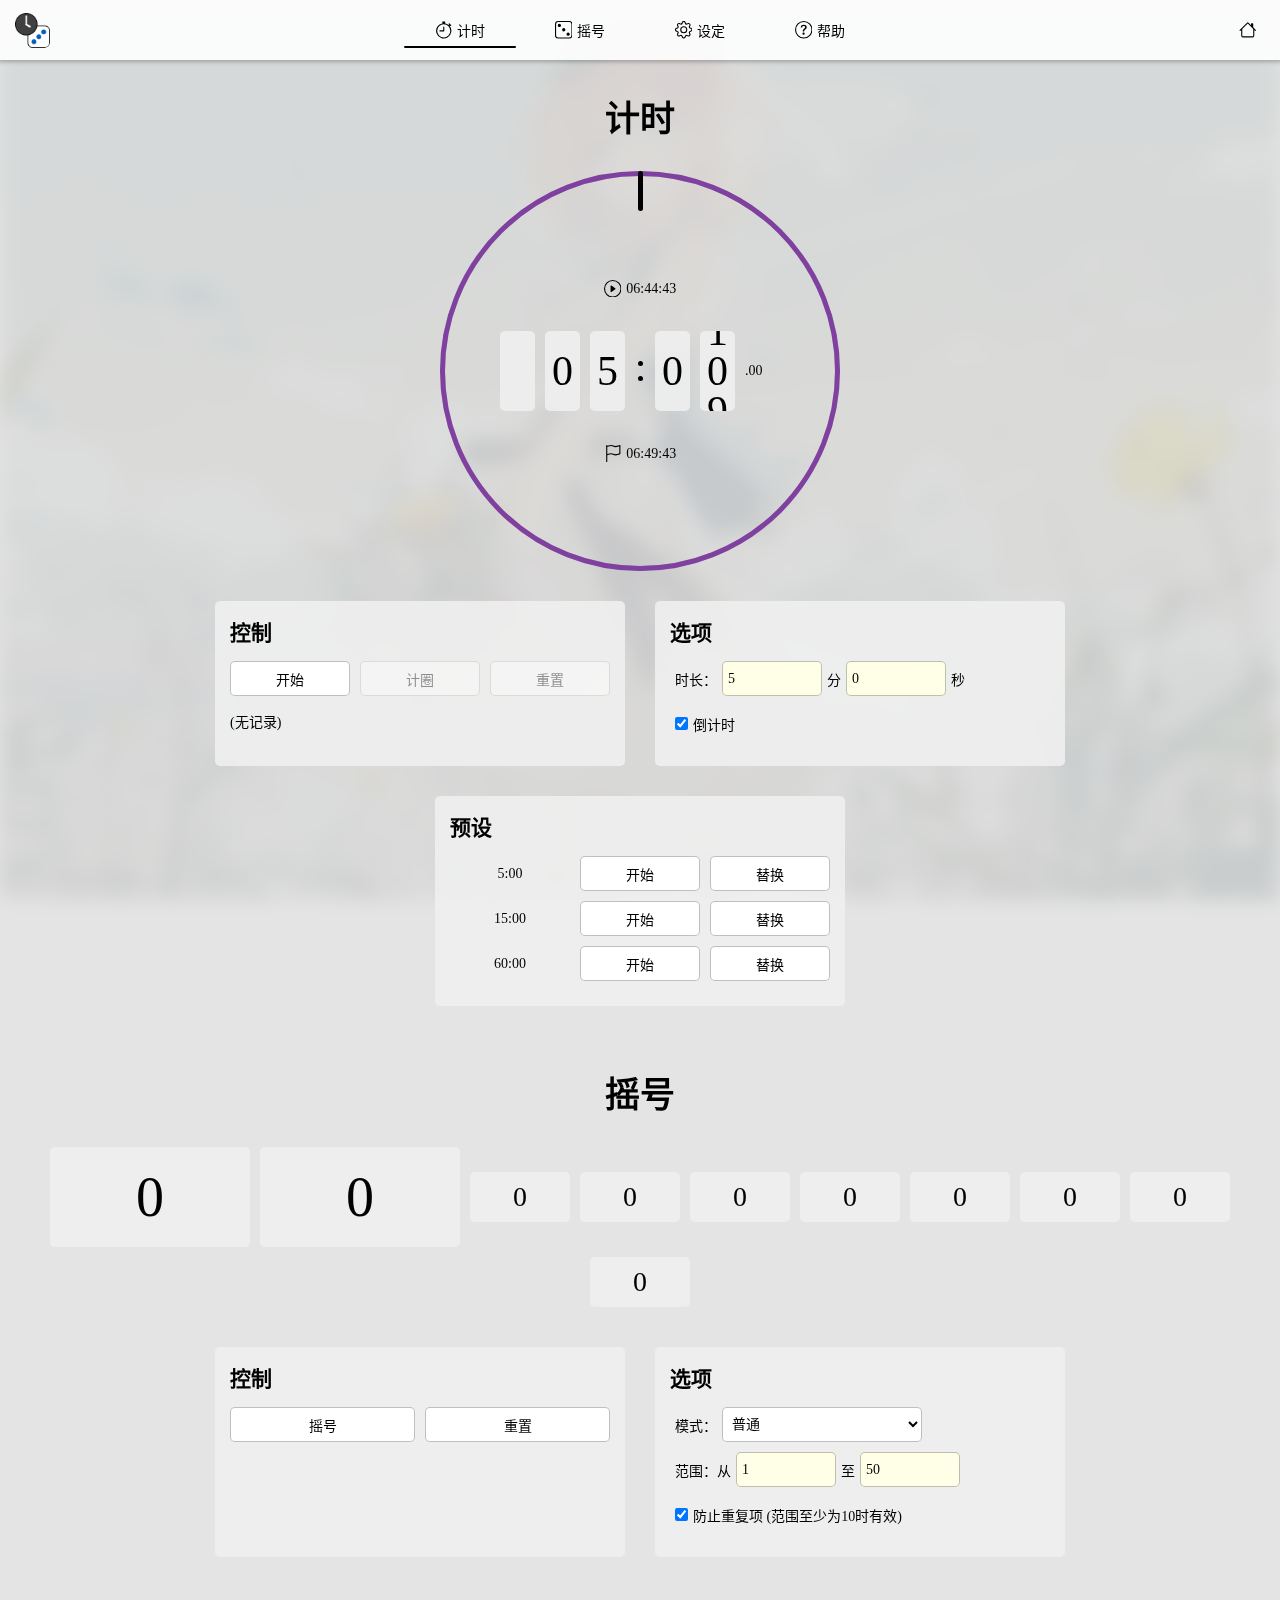
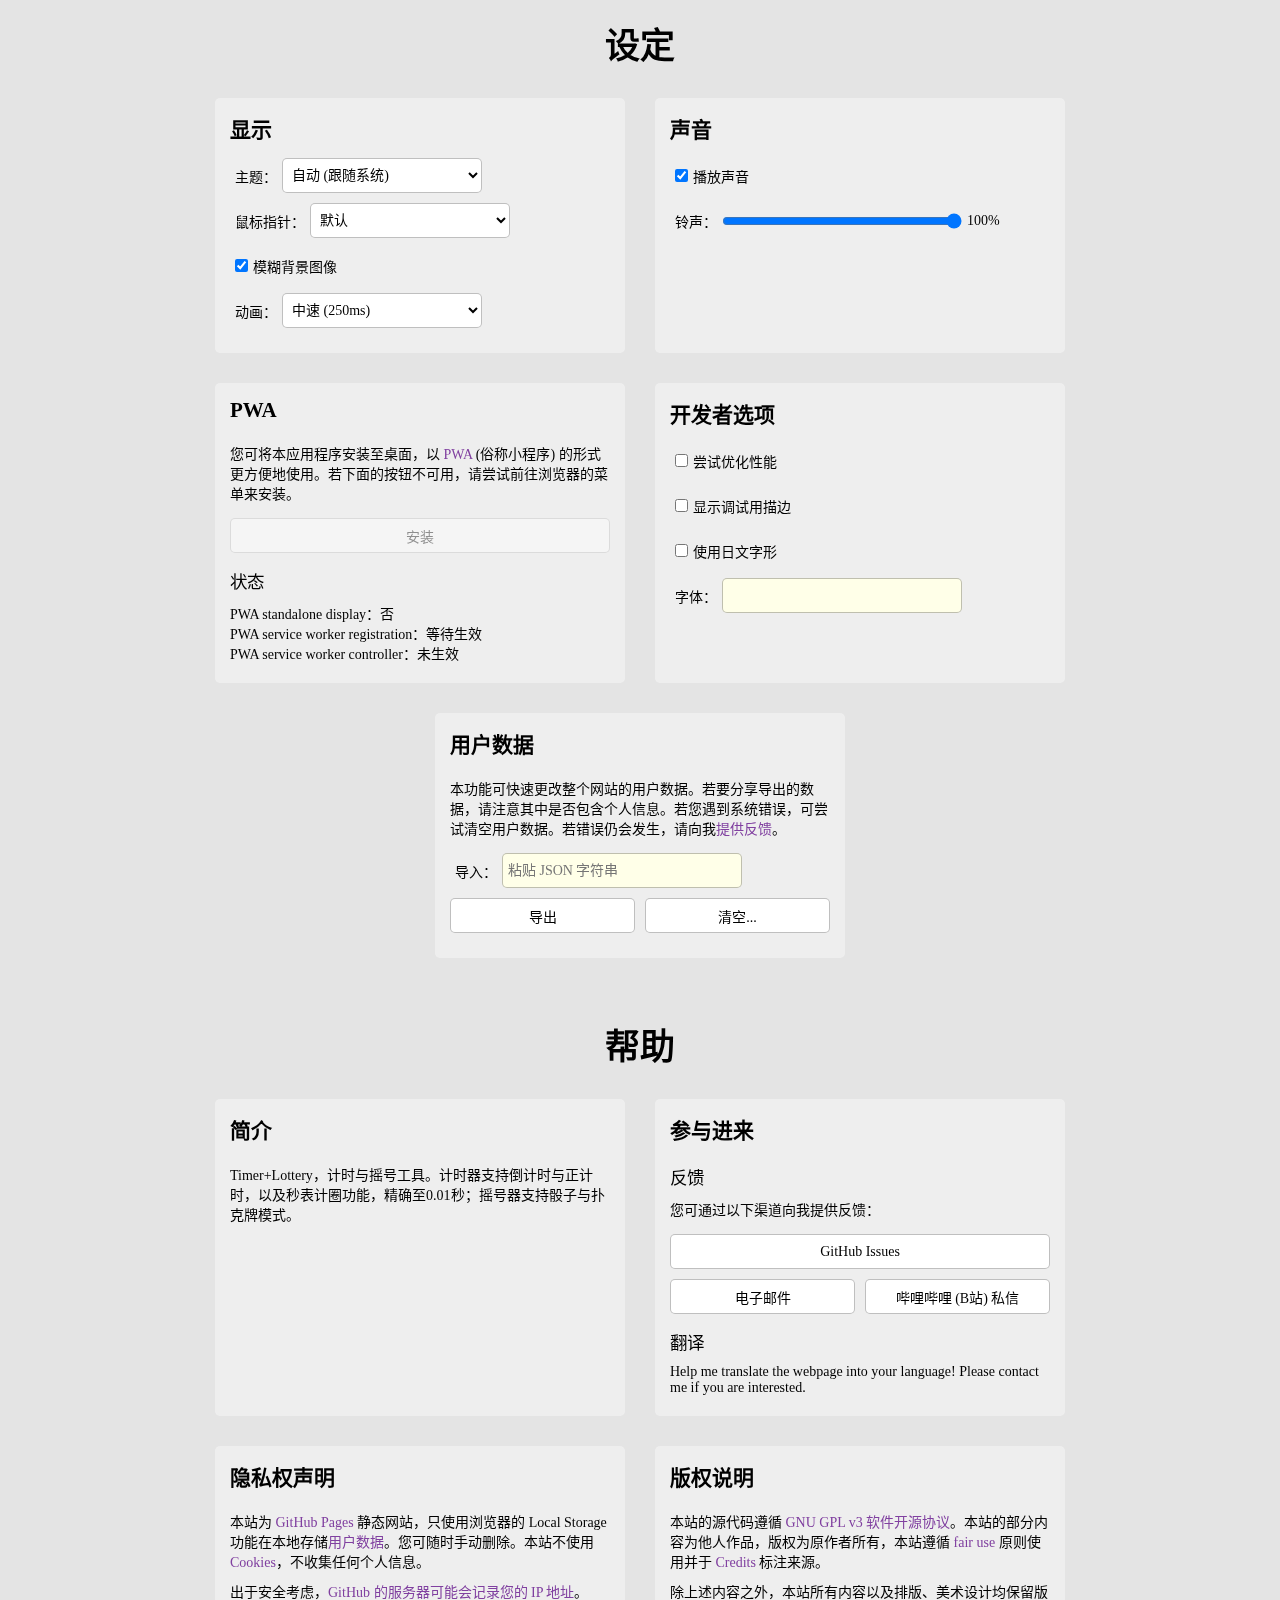
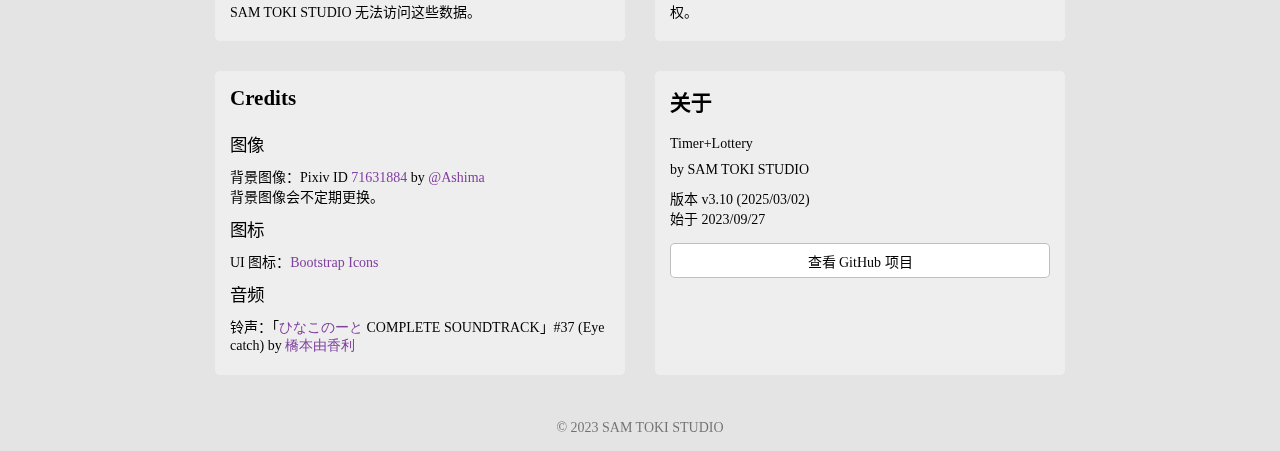
<file: PROJECT/Timer+Lottery/index.html>
<!DOCTYPE html>

<!-- For SamToki.github.io/Timer+Lottery -->
<!-- Released under GNU GPL v3 open source license. -->
<!-- © 2023 SAM TOKI STUDIO -->

<html id="Html" lang="zh-CN">
	<head>
		<meta charset="UTF-8" />
		<link rel="icon" type="image/png" href="images/Icon.png" />
		<title>Timer+Lottery</title>
		<meta name="author" content="SAM TOKI STUDIO" />
		<meta name="version" content="v3.10 (2025/03/02). Since 2023/09/27." />
		<meta name="description" content="计时与摇号工具。计时器支持倒计时与正计时，以及秒表计圈功能，精确至0.01秒；摇号器支持骰子与扑克牌模式。" />
		<meta name="copyright" content="© 2023 SAM TOKI STUDIO" />

		<meta name="theme-color" media="(prefers-color-scheme: light)" content="#FFFFFF">
		<meta name="theme-color" media="(prefers-color-scheme: dark)" content="#303030">
		<meta name="viewport" content="width=device-width, initial-scale=1, interactive-widget=resizes-content" />
		<link rel="stylesheet" href="../styles/common.css" />
		<link id="ThemeVariant_Common" rel="stylesheet" href="../styles/common_Dark.css" media="(prefers-color-scheme: dark)" />
		<link id="ThemeVariant_Common_HighContrast" rel="stylesheet" href="../styles/common_HighContrast.css" media="(prefers-contrast: more)" />
		<link rel="stylesheet" href="styles/style.css" />
		<link id="ThemeVariant_Style" rel="stylesheet" href="styles/style_Dark.css" media="(prefers-color-scheme: dark)" />
		<link id="ThemeVariant_Style_HighContrast" rel="stylesheet" href="styles/style_HighContrast.css" media="(prefers-contrast: more)" />
		<script defer src="../scripts/common.js"></script>
		<script defer src="../scripts/common_UserDataRepairer.js"></script>
		<script defer src="scripts/script.js"></script>

		<link rel="manifest" href="manifests/manifest.json">
	</head>

	<body>
		<div class="Blur" id="BgImage"></div>

		<header id="Topbar">
			<ul class="CtrlGroup">
				<li class="Ctrl" id="Ctrl_Title">
					<a class="Button" href="https://SamToki.github.io/Timer+Lottery" title="Timer+Lottery" aria-label="Timer+Lottery">
						<img src="images/Icon.png" alt="网页图标" />
					</a>
				</li>
				<li class="Ctrl" id="Ctrl_Nav">
					<button class="Button HiddenHorizontally" id="Button_Nav" inert="true" onclick="Show('DropctrlGroup_Nav')" title="导航菜单" aria-label="导航菜单">
						<svg class="Icon Larger" viewBox="0 0 16 16" aria-hidden="true">
							<path d="M2.5 12a.5.5 0 0 1 .5-.5h10a.5.5 0 0 1 0 1H3a.5.5 0 0 1-.5-.5m0-4a.5.5 0 0 1 .5-.5h10a.5.5 0 0 1 0 1H3a.5.5 0 0 1-.5-.5m0-4a.5.5 0 0 1 .5-.5h10a.5.5 0 0 1 0 1H3a.5.5 0 0 1-.5-.5"/>
						</svg>
					</button>
					<nav>
						<ul class="DropctrlGroup HiddenInMobileLayout" id="DropctrlGroup_Nav">
							<li class="Dropctrl Nav" id="Nav_Timer">
								<a class="Button" href="#Timer">
									<svg class="Icon" viewBox="0 0 16 16" aria-hidden="true">
										<path d="M8.5 5.6a.5.5 0 1 0-1 0v2.9h-3a.5.5 0 0 0 0 1H8a.5.5 0 0 0 .5-.5z"/>
										<path d="M6.5 1A.5.5 0 0 1 7 .5h2a.5.5 0 0 1 0 1v.57c1.36.196 2.594.78 3.584 1.64l.012-.013.354-.354-.354-.353a.5.5 0 0 1 .707-.708l1.414 1.415a.5.5 0 1 1-.707.707l-.353-.354-.354.354-.013.012A7 7 0 1 1 7 2.071V1.5a.5.5 0 0 1-.5-.5M8 3a6 6 0 1 0 .001 12A6 6 0 0 0 8 3"/>
									</svg>
									<span class="LabelAfterIcon">计时</span>
								</a>
							</li>
							<li class="Dropctrl Nav" id="Nav_Lottery">
								<a class="Button" href="#Lottery">
									<svg class="Icon" viewBox="0 0 16 16" aria-hidden="true">
										<path d="M13 1a2 2 0 0 1 2 2v10a2 2 0 0 1-2 2H3a2 2 0 0 1-2-2V3a2 2 0 0 1 2-2zM3 0a3 3 0 0 0-3 3v10a3 3 0 0 0 3 3h10a3 3 0 0 0 3-3V3a3 3 0 0 0-3-3z"/>
										<path d="M5.5 4a1.5 1.5 0 1 1-3 0 1.5 1.5 0 0 1 3 0m8 8a1.5 1.5 0 1 1-3 0 1.5 1.5 0 0 1 3 0m-4-4a1.5 1.5 0 1 1-3 0 1.5 1.5 0 0 1 3 0"/>
									</svg>
									<span class="LabelAfterIcon">摇号</span>
								</a>
							</li>
							<li class="Dropctrl Nav" id="Nav_Settings">
								<a class="Button" href="#Settings">
									<svg class="Icon" viewBox="0 0 16 16" aria-hidden="true">
										<path d="M8 4.754a3.246 3.246 0 1 0 0 6.492 3.246 3.246 0 0 0 0-6.492M5.754 8a2.246 2.246 0 1 1 4.492 0 2.246 2.246 0 0 1-4.492 0"/>
										<path d="M9.796 1.343c-.527-1.79-3.065-1.79-3.592 0l-.094.319a.873.873 0 0 1-1.255.52l-.292-.16c-1.64-.892-3.433.902-2.54 2.541l.159.292a.873.873 0 0 1-.52 1.255l-.319.094c-1.79.527-1.79 3.065 0 3.592l.319.094a.873.873 0 0 1 .52 1.255l-.16.292c-.892 1.64.901 3.434 2.541 2.54l.292-.159a.873.873 0 0 1 1.255.52l.094.319c.527 1.79 3.065 1.79 3.592 0l.094-.319a.873.873 0 0 1 1.255-.52l.292.16c1.64.893 3.434-.902 2.54-2.541l-.159-.292a.873.873 0 0 1 .52-1.255l.319-.094c1.79-.527 1.79-3.065 0-3.592l-.319-.094a.873.873 0 0 1-.52-1.255l.16-.292c.893-1.64-.902-3.433-2.541-2.54l-.292.159a.873.873 0 0 1-1.255-.52zm-2.633.283c.246-.835 1.428-.835 1.674 0l.094.319a1.873 1.873 0 0 0 2.693 1.115l.291-.16c.764-.415 1.6.42 1.184 1.185l-.159.292a1.873 1.873 0 0 0 1.116 2.692l.318.094c.835.246.835 1.428 0 1.674l-.319.094a1.873 1.873 0 0 0-1.115 2.693l.16.291c.415.764-.42 1.6-1.185 1.184l-.291-.159a1.873 1.873 0 0 0-2.693 1.116l-.094.318c-.246.835-1.428.835-1.674 0l-.094-.319a1.873 1.873 0 0 0-2.692-1.115l-.292.16c-.764.415-1.6-.42-1.184-1.185l.159-.291A1.873 1.873 0 0 0 1.945 8.93l-.319-.094c-.835-.246-.835-1.428 0-1.674l.319-.094A1.873 1.873 0 0 0 3.06 4.377l-.16-.292c-.415-.764.42-1.6 1.185-1.184l.292.159a1.873 1.873 0 0 0 2.692-1.115z"/>
									</svg>
									<span class="LabelAfterIcon">设定</span>
								</a>
							</li>
							<li class="Dropctrl Nav" id="Nav_Help">
								<a class="Button" href="#Help">
									<svg class="Icon" viewBox="0 0 16 16" aria-hidden="true">
										<path d="M8 15A7 7 0 1 1 8 1a7 7 0 0 1 0 14m0 1A8 8 0 1 0 8 0a8 8 0 0 0 0 16"/>
										<path d="M5.255 5.786a.237.237 0 0 0 .241.247h.825c.138 0 .248-.113.266-.25.09-.656.54-1.134 1.342-1.134.686 0 1.314.343 1.314 1.168 0 .635-.374.927-.965 1.371-.673.489-1.206 1.06-1.168 1.987l.003.217a.25.25 0 0 0 .25.246h.811a.25.25 0 0 0 .25-.25v-.105c0-.718.273-.927 1.01-1.486.609-.463 1.244-.977 1.244-2.056 0-1.511-1.276-2.241-2.673-2.241-1.267 0-2.655.59-2.75 2.286m1.557 5.763c0 .533.425.927 1.01.927.609 0 1.028-.394 1.028-.927 0-.552-.42-.94-1.029-.94-.584 0-1.009.388-1.009.94"/>
									</svg>
									<span class="LabelAfterIcon">帮助</span>
								</a>
							</li>
							<li class="Ctrl" id="Ctrl_NavUnderline" inert="true"></li>
						</ul>
					</nav>
				</li>
				<li class="Ctrl" id="Ctrl_HomePage">
					<a class="Button" href=".." title="主页" aria-label="主页">
						<svg class="Icon" viewBox="0 0 16 16" aria-hidden="true">
							<path d="M8.707 1.5a1 1 0 0 0-1.414 0L.646 8.146a.5.5 0 0 0 .708.708L2 8.207V13.5A1.5 1.5 0 0 0 3.5 15h9a1.5 1.5 0 0 0 1.5-1.5V8.207l.646.647a.5.5 0 0 0 .708-.708L13 5.793V2.5a.5.5 0 0 0-.5-.5h-1a.5.5 0 0 0-.5.5v1.293zM13 7.207V13.5a.5.5 0 0 1-.5.5h-9a.5.5 0 0 1-.5-.5V7.207l5-5z"/>
						</svg>
					</a>
				</li>
			</ul>
		</header>

		<main id="Main">
			<section id="Timer">
				<h1 class="SectionTitle">计时</h1>
				<div class="Ctnr" id="Ctnr_TimerDashboard">
					<ul class="CtrlGroup">
						<li class="Ctrl" id="Ctrl_TimerProgring">
							<svg class="Progring" viewBox="0 0 400 400" aria-hidden="true">
								<circle class="ProgringBg" cx="200" cy="200" r="197.5" />
								<circle class="ProgringFg" id="ProgringFg_Timer" cx="200" cy="200" r="197.5" />
							</svg>
						</li>
						<li class="Ctrl" id="Ctrl_TimerNeedle">
							<div class="Needle" id="Needle_Timer">
								<div class="NeedleFg" title="秒针" aria-label="秒针"></div>
							</div>
						</li>
						<li class="Ctrl" id="Ctrl_TimerStartTime" title="开始时间" aria-label="开始时间">
							<svg class="Icon" viewBox="0 0 16 16" aria-hidden="true">
								<path d="M8 15A7 7 0 1 1 8 1a7 7 0 0 1 0 14m0 1A8 8 0 1 0 8 0a8 8 0 0 0 0 16"/>
								<path d="M6.271 5.055a.5.5 0 0 1 .52.038l3.5 2.5a.5.5 0 0 1 0 .814l-3.5 2.5A.5.5 0 0 1 6 10.5v-5a.5.5 0 0 1 .271-.445"/>
							</svg>
							<span class="LabelAfterIcon" id="Label_TimerStartTime">开始时间</span>
						</li>
						<li class="Ctrl" id="Ctrl_TimerEndTime" title="结束时间" aria-label="结束时间">
							<svg class="Icon" viewBox="0 0 16 16" aria-hidden="true">
								<path d="M14.778.085A.5.5 0 0 1 15 .5V8a.5.5 0 0 1-.314.464L14.5 8l.186.464-.003.001-.006.003-.023.009a12 12 0 0 1-.397.15c-.264.095-.631.223-1.047.35-.816.252-1.879.523-2.71.523-.847 0-1.548-.28-2.158-.525l-.028-.01C7.68 8.71 7.14 8.5 6.5 8.5c-.7 0-1.638.23-2.437.477A20 20 0 0 0 3 9.342V15.5a.5.5 0 0 1-1 0V.5a.5.5 0 0 1 1 0v.282c.226-.079.496-.17.79-.26C4.606.272 5.67 0 6.5 0c.84 0 1.524.277 2.121.519l.043.018C9.286.788 9.828 1 10.5 1c.7 0 1.638-.23 2.437-.477a20 20 0 0 0 1.349-.476l.019-.007.004-.002h.001M14 1.221c-.22.078-.48.167-.766.255-.81.252-1.872.523-2.734.523-.886 0-1.592-.286-2.203-.534l-.008-.003C7.662 1.21 7.139 1 6.5 1c-.669 0-1.606.229-2.415.478A21 21 0 0 0 3 1.845v6.433c.22-.078.48-.167.766-.255C4.576 7.77 5.638 7.5 6.5 7.5c.847 0 1.548.28 2.158.525l.028.01C9.32 8.29 9.86 8.5 10.5 8.5c.668 0 1.606-.229 2.415-.478A21 21 0 0 0 14 7.655V1.222z"/>
							</svg>
							<span class="LabelAfterIcon" id="Label_TimerEndTime">结束时间</span>
						</li>
						<li class="Ctrl" id="Ctrl_TimerCurrentTime" title="当前时间" aria-label="当前时间">
							<ul class="CtrlGroup">
								<li class="Ctrl Box">
									<div class="RollingDigit" id="RollingDigit_Timer1">
										<span>9</span><span>8</span><span>7</span><span>6</span><span>5</span><span>4</span><span>3</span><span>2</span><span>1</span><span> </span>
									</div>
								</li>
								<li class="Ctrl Box">
									<div class="RollingDigit" id="RollingDigit_Timer2">
										<span>0</span><span>9</span><span>8</span><span>7</span><span>6</span><span>5</span><span>4</span><span>3</span><span>2</span><span>1</span><span>0</span>
									</div>
								</li>
								<li class="Ctrl Box">
									<div class="RollingDigit" id="RollingDigit_Timer3">
										<span>0</span><span>9</span><span>8</span><span>7</span><span>6</span><span>5</span><span>4</span><span>3</span><span>2</span><span>1</span><span>0</span>
									</div>
								</li>
								<li class="Ctrl" id="Ctrl_TimerCurrentTimeSeparator">
									<div class="TimeSeparator"></div>
									<div class="TimeSeparator"></div>
								</li>
								<li class="Ctrl Box">
									<div class="RollingDigit" id="RollingDigit_Timer4">
										<span>0</span><span>5</span><span>4</span><span>3</span><span>2</span><span>1</span><span>0</span>
									</div>
								</li>
								<li class="Ctrl Box">
									<div class="RollingDigit" id="RollingDigit_Timer5">
										<span>9</span><span>8</span><span>7</span>
										<span>1</span><span>0</span><span>9</span><span>8</span><span>7</span><span>6</span><span>5</span><span>4</span><span>3</span><span>2</span><span>1</span><span>0</span><span>9</span>
										<span>2</span><span>1</span><span>0</span>
									</div>
								</li>
								<li class="Ctrl" id="Ctrl_TimerMillisec">
									<span id="Label_TimerMillisec">.01<br />
										秒</span>
								</li>
							</ul>
						</li>
					</ul>
				</div>
				<ul class="ItemGroup">
					<li class="Item">
						<fieldset>
							<legend>控制</legend>
							<ul class="CtrlGroup">
								<li class="Ctrl WidthDividedBy3">
									<button class="Button" id="Button_TimerStart" onclick="StartTimer()">开始</button>
								</li>
								<li class="Ctrl WidthDividedBy3">
									<button class="Button" id="Button_TimerLap" disabled="true" onclick="LapTimer()">计圈</button>
								</li>
								<li class="Ctrl WidthDividedBy3">
									<button class="Button" id="Button_TimerReset" disabled="true" onclick="ResetTimer()">重置</button>
								</li>
								<li class="Ctrl ScrollableLog" id="Ctrl_TimerLap">
									<p id="Label_TimerLap">记录</p>
								</li>
							</ul>
						</fieldset>
					</li>
					<li class="Item">
						<fieldset>
							<legend>选项</legend>
							<ul class="CtrlGroup">
								<li class="Ctrl">
									<label for="Textbox_TimerMin">
										<span>时长：</span>
										<input class="Textbox Width100" id="Textbox_TimerMin" type="number" min="0" max="999" step="1" value="5" onclick="SelectText('Textbox_TimerMin')" onchange="SetTimerDuration()" placeholder="0~999" title="0~999" />
										<span>分</span>
										<input class="Textbox Width100" id="Textbox_TimerSec" type="number" min="-1" max="60" step="1" value="0" onclick="SelectText('Textbox_TimerSec')" onchange="SetTimerDuration()" placeholder="0~59" title="0~59" />
										<span>秒</span>
									</label>
								</li>
								<li class="Ctrl">
									<label for="Checkbox_TimerCountdown">
										<input class="Checkbox" id="Checkbox_TimerCountdown" type="checkbox" checked="true" onchange="SetTimerCountdown()" />
										<span>倒计时</span>
									</label>
								</li>
							</ul>
						</fieldset>
					</li>
					<li class="Item">
						<fieldset>
							<legend>预设</legend>
							<ul class="CtrlGroup" id="CtrlGroup_TimerPresets">
								<li class="Ctrl WidthDividedBy3">
									<span id="Label_TimerPreset1">预设1</span>
								</li>
								<li class="Ctrl WidthDividedBy3">
									<button class="Button" onclick="StartPresetTimer(1)">开始</button>
								</li>
								<li class="Ctrl WidthDividedBy3">
									<button class="Button" onclick="ReplacePresetTimer(1)">替换</button>
								</li>
								<li class="Ctrl WidthDividedBy3">
									<span id="Label_TimerPreset2">预设2</span>
								</li>
								<li class="Ctrl WidthDividedBy3">
									<button class="Button" onclick="StartPresetTimer(2)">开始</button>
								</li>
								<li class="Ctrl WidthDividedBy3">
									<button class="Button" onclick="ReplacePresetTimer(2)">替换</button>
								</li>
								<li class="Ctrl WidthDividedBy3">
									<span id="Label_TimerPreset3">预设3</span>
								</li>
								<li class="Ctrl WidthDividedBy3">
									<button class="Button" onclick="StartPresetTimer(3)">开始</button>
								</li>
								<li class="Ctrl WidthDividedBy3">
									<button class="Button" onclick="ReplacePresetTimer(3)">替换</button>
								</li>
							</ul>
						</fieldset>
					</li>
				</ul>
			</section>

			<section id="Lottery">
				<h1 class="SectionTitle">摇号</h1>
				<div class="Ctnr" id="Ctnr_LotteryDashboard">
					<ul class="CtrlGroup">
						<li class="Ctrl Box LotteryDashboardLargeNumber">
							<span id="Label_LotteryNumber1" title="号码" aria-label="号码">号码</span>
						</li>
						<li class="Ctrl Box LotteryDashboardLargeNumber">
							<span id="Label_LotteryNumber2" title="号码" aria-label="号码">号码</span>
						</li>
						<li class="Ctrl Box LotteryDashboardSmallNumber">
							<span id="Label_LotteryNumber3" title="号码" aria-label="号码">号码</span>
						</li>
						<li class="Ctrl Box LotteryDashboardSmallNumber">
							<span id="Label_LotteryNumber4" title="号码" aria-label="号码">号码</span>
						</li>
						<li class="Ctrl Box LotteryDashboardSmallNumber">
							<span id="Label_LotteryNumber5" title="号码" aria-label="号码">号码</span>
						</li>
						<li class="Ctrl Box LotteryDashboardSmallNumber">
							<span id="Label_LotteryNumber6" title="号码" aria-label="号码">号码</span>
						</li>
						<li class="Ctrl Box LotteryDashboardSmallNumber">
							<span id="Label_LotteryNumber7" title="号码" aria-label="号码">号码</span>
						</li>
						<li class="Ctrl Box LotteryDashboardSmallNumber">
							<span id="Label_LotteryNumber8" title="号码" aria-label="号码">号码</span>
						</li>
						<li class="Ctrl Box LotteryDashboardSmallNumber">
							<span id="Label_LotteryNumber9" title="号码" aria-label="号码">号码</span>
						</li>
						<li class="Ctrl Box LotteryDashboardSmallNumber">
							<span id="Label_LotteryNumber10" title="号码" aria-label="号码">号码</span>
						</li>
					</ul>
				</div>
				<ul class="ItemGroup">
					<li class="Item">
						<fieldset>
							<legend>控制</legend>
							<ul class="CtrlGroup">
								<li class="Ctrl WidthDividedBy2">
									<button class="Button" id="Button_LotteryRoll" onclick="StartLottery()">摇号</button>
								</li>
								<li class="Ctrl WidthDividedBy2">
									<button class="Button" onclick="ResetLottery()">重置</button>
								</li>
							</ul>
						</fieldset>
					</li>
					<li class="Item">
						<fieldset>
							<legend>选项</legend>
							<ul class="CtrlGroup">
								<li class="Ctrl">
									<label for="Combobox_LotteryMode">
										<span>模式：</span>
										<select class="Combobox" id="Combobox_LotteryMode" onchange="SetLotteryMode()">
											<option value="Normal" selected>普通</option>
											<option value="Dice">骰子</option>
											<option value="Poker">扑克牌</option>
										</select>
									</label>
								</li>
								<li class="Ctrl">
									<label for="Textbox_LotteryRangeMin">
										<span>范围：从</span>
										<input class="Textbox Width100" id="Textbox_LotteryRangeMin" type="number" min="0" max="9999" step="5" value="1" onclick="SelectText('Textbox_LotteryRangeMin')" onchange="SetLotteryRangeMin()" placeholder="1~9999" title="1~9999" />
										<span>至</span>
										<input class="Textbox Width100" id="Textbox_LotteryRangeMax" type="number" min="0" max="9999" step="5" value="50" onclick="SelectText('Textbox_LotteryRangeMax')" onchange="SetLotteryRangeMax()" placeholder="1~9999" title="1~9999" />
									</label>
								</li>
								<li class="Ctrl">
									<label for="Checkbox_LotteryPreventDuplication">
										<input class="Checkbox" id="Checkbox_LotteryPreventDuplication" type="checkbox" checked="true" onchange="SetLotteryPreventDuplication()" />
										<span>防止重复项 (范围至少为10时有效)</span>
									</label>
								</li>
							</ul>
						</fieldset>
					</li>
				</ul>
			</section>

			<section id="Settings">
				<h1 class="SectionTitle">设定</h1>
				<ul class="ItemGroup">
					<li class="Item">
						<fieldset>
							<legend>显示</legend>
							<ul class="CtrlGroup">
								<li class="Ctrl">
									<label for="Combobox_SettingsTheme">
										<span>主题：</span>
										<select class="Combobox" id="Combobox_SettingsTheme" onchange="SetTheme()">
											<option value="Auto" selected>自动 (跟随系统)</option>
											<option value="Light">浅色</option>
											<option value="Dark">深色</option>
											<option value="Genshin">原神</option>
											<option value="HighContrast">高对比度 (无障碍)</option>
										</select>
									</label>
								</li>
								<li class="Ctrl">
									<label for="Combobox_SettingsCursor">
										<span>鼠标指针：</span>
										<select class="Combobox" id="Combobox_SettingsCursor" onchange="SetCursor()">
											<option value="Default" selected>默认</option>
											<option value="BTRAhoge">孤独摇滚！</option>
											<option value="Genshin">原神</option>
											<option value="GenshinFurina">原神-芙宁娜</option>
											<option value="GenshinNahida">原神-纳西妲</option>
										</select>
									</label>
								</li>
								<li class="Ctrl">
									<label for="Checkbox_SettingsBlurBgImage">
										<input class="Checkbox" id="Checkbox_SettingsBlurBgImage" type="checkbox" checked="true" onchange="SetBlurBgImage()" />
										<span>模糊背景图像</span>
									</label>
								</li>
								<li class="Ctrl">
									<label for="Combobox_SettingsAnim">
										<span>动画：</span>
										<select class="Combobox" id="Combobox_SettingsAnim" onchange="SetAnim()">
											<option value="0">禁用 (无障碍)</option>
											<option value="100">快速 (100ms)</option>
											<option value="250" selected>中速 (250ms)</option>
											<option value="500">慢速 (500ms)</option>
										</select>
									</label>
								</li>
							</ul>
						</fieldset>
					</li>
					<li class="Item">
						<fieldset>
							<legend>声音</legend>
							<ul class="CtrlGroup">
								<li class="Ctrl">
									<label for="Checkbox_SettingsPlayAudio">
										<input class="Checkbox" id="Checkbox_SettingsPlayAudio" type="checkbox" checked="true" onchange="SetPlayAudio()" />
										<span>播放声音</span>
									</label>
								</li>
								<li class="Ctrl" id="Ctrl_SettingsRingtoneVolume">
									<label for="Slider_SettingsRingtoneVolume">
										<span>铃声：</span>
										<input class="Slider" id="Slider_SettingsRingtoneVolume" type="range" min="0" max="100" step="1" value="100" onpointerup="PreviewRingtoneVolume()" oninput="SetRingtoneVolume()" />
										<span id="Label_SettingsRingtoneVolume">音量</span>
									</label>
								</li>
							</ul>
						</fieldset>
					</li>
					<li class="Item">
						<fieldset>
							<legend>PWA</legend>
							<p>您可将本应用程序安装至桌面，以 <a href="https://zh.wikipedia.org/wiki/progressive_web_app">PWA</a> (俗称小程序) 的形式更方便地使用。若下面的按钮不可用，请尝试前往浏览器的菜单来安装。</p>
							<ul class="CtrlGroup BelowParagraph">
								<li class="Ctrl">
									<button class="Button" id="Button_SettingsInstallPWA" disabled="true" onclick="InstallPWA()">安装</button>
								</li>
							</ul>
							<h4>状态</h4>
							<p>PWA standalone display：<span id="Label_SettingsPWAStandaloneDisplay">未知</span><br />
								PWA service worker registration：<span id="Label_SettingsPWAServiceWorkerRegistration">未知</span><br />
								PWA service worker controller：<span id="Label_SettingsPWAServiceWorkerController">未知</span></p>
						</fieldset>
					</li>
					<li class="Item">
						<fieldset>
							<legend>开发者选项</legend>
							<ul class="CtrlGroup">
								<li class="Ctrl">
									<label for="Checkbox_SettingsTryToOptimizePerformance">
										<input class="Checkbox" id="Checkbox_SettingsTryToOptimizePerformance" type="checkbox" checked="false" onchange="SetTryToOptimizePerformance()" />
										<span>尝试优化性能</span>
									</label>
								</li>
								<li class="Ctrl">
									<label for="Checkbox_SettingsShowDebugOutlines">
										<input class="Checkbox" id="Checkbox_SettingsShowDebugOutlines" type="checkbox" checked="false" onchange="SetShowDebugOutlines()" />
										<span>显示调试用描边</span>
									</label>
								</li>
								<li class="Ctrl">
									<label for="Checkbox_SettingsUseJapaneseGlyph">
										<input class="Checkbox" id="Checkbox_SettingsUseJapaneseGlyph" type="checkbox" checked="false" onchange="SetUseJapaneseGlyph()" />
										<span>使用日文字形</span>
									</label>
								</li>
								<li class="Ctrl">
									<label for="Textbox_SettingsFont">
										<span>字体：</span>
										<input class="Textbox" id="Textbox_SettingsFont" type="text" onchange="SetFont()" />
									</label>
								</li>
							</ul>
						</fieldset>
					</li>
					<li class="Item" id="Item_SettingsUserData">
						<fieldset>
							<legend>用户数据</legend>
							<p>本功能可快速更改整个网站的用户数据。若要分享导出的数据，请注意其中是否包含个人信息。若您遇到系统错误，可尝试清空用户数据。若错误仍会发生，请向我<a href="#Item_HelpGetInvolved" onclick="ShowIAmHere('Item_HelpGetInvolved')">提供反馈</a>。</p>
							<ul class="CtrlGroup BelowParagraph">
								<li class="Ctrl">
									<label for="Textbox_SettingsUserDataImport">
										<span>导入：</span>
										<input class="Textbox" id="Textbox_SettingsUserDataImport" type="text" onclick="SelectText('Textbox_SettingsUserDataImport')" onchange="ImportUserData()" placeholder="粘贴 JSON 字符串" title="粘贴 JSON 字符串" />
									</label>
								</li>
								<li class="Ctrl WidthDividedBy2">
									<button class="Button" onclick="ExportUserData()">导出</button>
								</li>
								<li class="Ctrl WidthDividedBy2">
									<button class="Button" onclick="ConfirmClearUserData()">清空...</button>
								</li>
							</ul>
						</fieldset>
					</li>
				</ul>
			</section>

			<section id="Help">
				<h1 class="SectionTitle">帮助</h1>
				<ul class="ItemGroup">
					<li class="Item">
						<fieldset>
							<legend>简介</legend>
							<p>Timer+Lottery，计时与摇号工具。计时器支持倒计时与正计时，以及秒表计圈功能，精确至0.01秒；摇号器支持骰子与扑克牌模式。</p>
						</fieldset>
					</li>
					<li class="Item" id="Item_HelpGetInvolved">
						<fieldset>
							<legend>参与进来</legend>
							<h4>反馈</h4>
							<p>您可通过以下渠道向我提供反馈：</p>
							<ul class="CtrlGroup BelowParagraph">
								<li class="Ctrl">
									<a class="Button" href="https://github.com/SamToki/Timer-Plus-Lottery/issues">GitHub Issues</a>
								</li>
								<li class="Ctrl WidthDividedBy2">
									<a class="Button" href="mailto:SamTokiFeedback@outlook.com">电子邮件</a>
								</li>
								<li class="Ctrl WidthDividedBy2">
									<a class="Button" href="https://message.bilibili.com/#whisper/mid1557377413">哔哩哔哩 (B站) 私信</a>
								</li>
							</ul>
							<h4>翻译</h4>
							<p>Help me translate the webpage into your language! Please contact me if you are interested.</p>
						</fieldset>
					</li>
					<li class="Item">
						<fieldset>
							<legend>隐私权声明</legend>
							<p>本站为 <a href="https://docs.github.com/en/pages/getting-started-with-github-pages/about-github-pages">GitHub Pages</a> 静态网站，只使用浏览器的 Local Storage 功能在本地存储<a href="#Item_SettingsUserData" onclick="ShowIAmHere('Item_SettingsUserData')">用户数据</a>。您可随时手动删除。本站不使用 <a href="https://zh.wikipedia.org/wiki/Cookie">Cookies</a>，不收集任何个人信息。</p>
							<p>出于安全考虑，<a href="https://docs.github.com/en/pages/getting-started-with-github-pages/about-github-pages#data-collection">GitHub 的服务器可能会记录您的 IP 地址</a>。SAM TOKI STUDIO 无法访问这些数据。</p>
						</fieldset>
					</li>
					<li class="Item">
						<fieldset>
							<legend>版权说明</legend>
							<p>本站的源代码遵循 <a href="https://www.gnu.org/licenses/gpl-3.0.en.html">GNU GPL v3 软件开源协议</a>。本站的部分内容为他人作品，版权为原作者所有，本站遵循 <a href="https://zh.wikipedia.org/wiki/fair_use">fair use</a> 原则使用并于 <a href="#Item_HelpCredits" onclick="ShowIAmHere('Item_HelpCredits')">Credits</a> 标注来源。</p>
							<p>除上述内容之外，本站所有内容以及排版、美术设计均保留版权。</p>
						</fieldset>
					</li>
					<li class="Item" id="Item_HelpCredits">
						<fieldset>
							<legend>Credits</legend>
							<h4>图像</h4>
							<p>背景图像：Pixiv ID <a href="https://pixiv.net/en/artworks/71631884">71631884</a> by <a href="https://pixiv.net/en/users/2642047">@Ashima</a><br />
								背景图像会不定期更换。</p>
							<h4>图标</h4>
							<p>UI 图标：<a href="https://icons.getbootstrap.com">Bootstrap Icons</a></p>
							<h4>音频</h4>
							<p>铃声：「<a lang="ja-JP" href="https://zh.moegirl.org.cn/雏子的笔记">ひなこのーと</a> COMPLETE SOUNDTRACK」#37 (Eye catch) by <a lang="ja-JP" href="https://zh.moegirl.org.cn/橋本由香利">橋本由香利</a></p>
						</fieldset>
					</li>
					<li class="Item">
						<fieldset>
							<legend>关于</legend>
							<p>Timer+Lottery</p>
							<p>by SAM TOKI STUDIO</p>
							<p>版本 v3.10 (<time datetime="2025-03-02" pubdate="pubdate">2025/03/02</time>)<br />
								始于 2023/09/27</p>
							<p class="GreenText Hidden" id="Label_HelpPWANewVersionReady" inert="true">新版本已就绪，将在下次启动时生效。</p>
							<ul class="CtrlGroup BelowParagraph">
								<li class="Ctrl">
									<a class="Button" href="https://github.com/SamToki/Timer-Plus-Lottery">查看 GitHub 项目</a>
								</li>
							</ul>
						</fieldset>
					</li>
				</ul>
			</section>
		</main>

		<footer>
			<span>© 2023 SAM TOKI STUDIO</span>
		</footer>

		<div id="Toast">
			<span id="Label_Toast">正在初始化...</span>
		</div>

		<div class="ScreenFilter Faded" id="ScreenFilter_Dialog" inert="true" onclick="AnswerDialog(3)"></div>
		<div class="Window Hidden" id="Window_Dialog" inert="true">
			<ul class="CtrlGroup" id="CtrlGroup_DialogPrompt">
				<li class="Ctrl" id="Ctrl_DialogIconInfo">
					<svg class="DialogIcon" id="DialogIcon_Info" viewBox="0 0 16 16" aria-hidden="true">
						<path d="M8 15A7 7 0 1 1 8 1a7 7 0 0 1 0 14m0 1A8 8 0 1 0 8 0a8 8 0 0 0 0 16"/>
						<path d="m8.93 6.588-2.29.287-.082.38.45.083c.294.07.352.176.288.469l-.738 3.468c-.194.897.105 1.319.808 1.319.545 0 1.178-.252 1.465-.598l.088-.416c-.2.176-.492.246-.686.246-.275 0-.375-.193-.304-.533zM9 4.5a1 1 0 1 1-2 0 1 1 0 0 1 2 0"/>
					</svg>
				</li>
				<li class="Ctrl HiddenHorizontally" id="Ctrl_DialogIconQuestion" inert="true">
					<svg class="DialogIcon" id="DialogIcon_Question" viewBox="0 0 16 16" aria-hidden="true">
						<path d="M8 15A7 7 0 1 1 8 1a7 7 0 0 1 0 14zm0 1A8 8 0 1 0 8 0a8 8 0 0 0 0 16z"/>
						<path d="M5.255 5.786a.237.237 0 0 0 .241.247h.825c.138 0 .248-.113.266-.25.09-.656.54-1.134 1.342-1.134.686 0 1.314.343 1.314 1.168 0 .635-.374.927-.965 1.371-.673.489-1.206 1.06-1.168 1.987l.003.217a.25.25 0 0 0 .25.246h.811a.25.25 0 0 0 .25-.25v-.105c0-.718.273-.927 1.01-1.486.609-.463 1.244-.977 1.244-2.056 0-1.511-1.276-2.241-2.673-2.241-1.267 0-2.655.59-2.75 2.286zm1.557 5.763c0 .533.425.927 1.01.927.609 0 1.028-.394 1.028-.927 0-.552-.42-.94-1.029-.94-.584 0-1.009.388-1.009.94z"/>
					</svg>
				</li>
				<li class="Ctrl HiddenHorizontally" id="Ctrl_DialogIconCaution" inert="true">
					<svg class="DialogIcon" id="DialogIcon_Caution" viewBox="0 0 16 16" aria-hidden="true">
						<path d="M8 15A7 7 0 1 1 8 1a7 7 0 0 1 0 14zm0 1A8 8 0 1 0 8 0a8 8 0 0 0 0 16z"/>
						<path d="M7.002 11a1 1 0 1 1 2 0 1 1 0 0 1-2 0zM7.1 4.995a.905.905 0 1 1 1.8 0l-.35 3.507a.552.552 0 0 1-1.1 0L7.1 4.995z"/>
					</svg>
				</li>
				<li class="Ctrl HiddenHorizontally" id="Ctrl_DialogIconError" inert="true">
					<svg class="DialogIcon" id="DialogIcon_Error" viewBox="0 0 16 16" aria-hidden="true">
						<path d="M8 15A7 7 0 1 1 8 1a7 7 0 0 1 0 14zm0 1A8 8 0 1 0 8 0a8 8 0 0 0 0 16z"/>
						<path d="M4.646 4.646a.5.5 0 0 1 .708 0L8 7.293l2.646-2.647a.5.5 0 0 1 .708.708L8.707 8l2.647 2.646a.5.5 0 0 1-.708.708L8 8.707l-2.646 2.647a.5.5 0 0 1-.708-.708L7.293 8 4.646 5.354a.5.5 0 0 1 0-.708z"/>
					</svg>
				</li>
				<li class="Ctrl" id="Ctrl_DialogText">
					<span id="Label_DialogText">对话框文本</span>
				</li>
			</ul>
			<ul class="CtrlGroup" id="CtrlGroup_DialogCheckboxOption">
				<li class="Ctrl HiddenHorizontally" id="Ctrl_DialogCheckboxOption" inert="true">
					<label for="Checkbox_DialogCheckboxOption">
						<input class="Checkbox" id="Checkbox_DialogCheckboxOption" type="checkbox" checked="false" />
						<span id="Label_DialogCheckboxOption">复选框选项</span>
					</label>
				</li>
			</ul>
			<ul class="CtrlGroup" id="CtrlGroup_DialogOptions">
				<li class="Ctrl HiddenHorizontally" id="Ctrl_DialogOption1" inert="true">
					<button class="Button" id="Button_DialogOption1" onclick="AnswerDialog(1)">选项</button>
				</li>
				<li class="Ctrl HiddenHorizontally" id="Ctrl_DialogOption2" inert="true">
					<button class="Button" id="Button_DialogOption2" onclick="AnswerDialog(2)">选项</button>
				</li>
				<li class="Ctrl" id="Ctrl_DialogOption3">
					<button class="Button" id="Button_DialogOption3" onclick="AnswerDialog(3)">选项</button>
				</li>
			</ul>
		</div>

		<div class="NonInteractiveCtnr">
			<audio class="Audio" id="Audio_Ringtone"><source src="../audio/Beep.mp3" /></audio>
		</div>
	</body>
</html>
</file>
<file: PROJECT/styles/common.css>
/* For SamToki.github.io */
/* Released under GNU GPL v3 open source license. */
/* © 2023 SAM TOKI STUDIO */

/* Reminders */
	/* About abbreviations */
		/* Do not abuse abbreviations. Use only when a word is longer than 8 letters. */
		/* For example, abbreviate "Animation" into "Anim", but do not abbreviate "Language" into "Lang". */
		/* Exceptions: "Ctrl", "Avg", etc. */
	/* About simplicity */
		/* Make rule names as simple as possible. Avoid over-specific names like "#1 #2 .3" unless needed. */
		/* Avoid using ":is" as it is a little confusing. */
		/* Do not abuse "!important". */
	/* About stacking context */
		/* "z-index" is a relative value. Avoid applying "z-index" when a parent element already has "z-index". */

/* General */
	/* Basics */
		/* Overall */
		* {
			transform-origin: inherit;
			box-sizing: inherit; padding: 0; margin: 0;
			font-family: inherit; font-size: inherit; font-style: inherit; /* These 3 properties need to be set as inherit due to buttons. */
			transition: inherit; scroll-behavior: inherit;
		}
		#Html {
			transform-origin: center center;
			box-sizing: border-box;
			color: #000000; font-family: ""; font-size: 14px; /* font-family: Sarasa UI J, Source Han Sans, Hiragino Sans GB, PingFang SC, Microsoft YaHei UI, Helvetica, Arial, sans; */
			scroll-padding-top: 60px;
			transition: 250ms, z-index 0ms; scroll-behavior: smooth;
		}
		#Html:has(#Topbar.Hidden) {
			scroll-padding-top: 0;
		}
		#BgImage {
			position: fixed; top: 0; left: 0; z-index: -1;
			width: 100%; height: 100dvh;
			background-color: #808080; background-image: url(../images/Background.jpg); background-attachment: fixed; background-position: top center; background-size: cover; background-repeat: no-repeat;
		}
		#BgImage.Blur {
			filter: blur(10px);
		}

		/* Containers */
		.NonInteractiveCtnr {
			display: none;
		}

		/* Sections */
		section {
			padding: 0 15px;
			overflow: hidden;
		}
		section:has(.Viewport) {
			height: calc(100dvh - 60px);
		}
		#Html:has(#Topbar.Hidden) section:has(.Viewport) {
			height: 100dvh;
		}
		.Viewport {
			position: relative;
			width: 100%; height: calc(100% - 30px); margin: 15px 0;
		}

		/* Group frameworks */
		ul.ItemGroup, ul.CtrlGroup, ul.DropctrlGroup {
			list-style-type: none;
		}
		.ItemGroup {
			margin: 0 -15px;
			display: flex; flex-wrap: wrap; justify-content: center;
		}
		.Item {
			width: 410px; border-radius: 5px; padding: 15px; margin: 0 15px 30px 15px;
			background-color: #F0F0F0E0;
		}
		.Prolog {
			width: unset; max-width: 850px;
			text-align: center;
		}
		.CtrlGroup {
			display: flex; flex-wrap: wrap; justify-content: space-between;
		}
		.CtrlGroup.BelowParagraph {
			margin: 10px 0 0 0;
		}
		.Ctrl {
			position: relative;
			height: 35px;
		}
		fieldset {
			width: 100%; border: none; padding: 15px 0 0 0;
		}
		legend {
			font-size: 1.50em; font-weight: bold;
		}
		fieldset > .CtrlGroup {
			width: 100%;
		}
		fieldset > .CtrlGroup > .Ctrl {
			width: 100%; max-width: 100%; margin: 0 0 10px 0;
		}
		fieldset > .CtrlGroup > .Ctrl:has(textarea) {
			height: 80px;
		}
		.ScrollableLog {
			height: unset; max-height: 180px;
			overflow: auto;
		}
		.ScrollableList {
			height: 280px;
			overflow: auto;
		}
		.ScrollableList .Ctrl {
			width: 100%;
		}
		label {
			width: 100%; height: 100%; border-radius: 5px;
			text-wrap: nowrap; /* "text-wrap: nowrap" improves animation on hiding horizontally. */
			display: flex; align-items: center; /* "label" cannot have "overflow: hidden" because of "Textbox". */
		}
		label > * {
			margin: 0 0 0 5px;
		}

		/* Texts */
		.SectionTitle {
			padding: 30px 10px;
			font-size: 2.50em; text-align: center;
		}
		h2 {
			padding: 20px 0;
			font-size: 2.00em;
		}
		h3 {
			padding: 10px 0;
			font-size: 1.50em;
		}
		h4 {
			padding: 5px 0;
			font-size: 1.25em; font-weight: normal;
		}
		p {
			padding: 5px 0;
		}
		a {
			border-radius: 5px;
			color: #8040A0; text-decoration: none;
		}
		i {
			font-style: italic;
		}

		/* Images */
		img {
			border-radius: 5px;
			object-fit: cover;
		}

		/* Icons */
		.Icon {
			width: 1.25em; height: 1.25em; min-width: 1.25em; min-height: 1.25em;
			fill: currentColor;
		}
		.Icon.Smaller {
			width: 1.00em; height: 1.00em; min-width: 1.00em; min-height: 1.00em;
		}
		.Icon.Larger {
			width: 1.50em; height: 1.50em; min-width: 1.50em; min-height: 1.50em;
		}
		.LabelAfterIcon {
			margin: 0 0 0 5px;
		}

		/* Shapes */
		.Shape {
			width: 100%; height: 100%;
			fill: #FFFFFF;
			stroke: #00000040; stroke-width: 1px; stroke-linecap: round; stroke-linejoin: round;
			overflow: visible;
		}

		/* Rolling digits */
		.RollingDigit {
			position: absolute; top: unset; left: 0;
			width: 100%;
			transition: none !important;
		}
		.RollingDigit span {
			width: 100%;
			text-align: center;
			display: flex; justify-content: center; align-items: center;
		}

		/* Progress indicators */
		.Progbar {
			position: relative;
			width: 100%; height: 100%; border-radius: 5px;
			background-color: #00000020;
		}
		.Progbar.Shaped {
			border: none;
			background-color: transparent;
		}
		.Progbar.Shaped .Shape {
			fill: #00000020;
		}
		.Progbar.Shaped .ProgbarText {
			color: #000000;
		}
		.ProgbarFg {
			position: absolute; top: 0; left: 0;
			width: 10px; height: 100%; border-radius: 5px;
			background-color: #8040A0;
		}
		.ProgbarFg.Vertical {
			bottom: 0; top: unset;
			width: 100%; height: 10px;
		}
		.ProgbarFg.Shaped {
			width: 100%; height: 100%; clip-path: inset(0 100% 0 0);
			background-color: transparent;
		}
		.ProgbarFg.Vertical.Shaped {
			clip-path: inset(100% 0 0 0);
		}
		.ProgbarFg.Shaped .Shape {
			fill: #D090F0;
		}
		.Progring {
			width: 100%; height: 100%;
		}
		.ProgringBg {
			fill: transparent;
			stroke: #00000020; stroke-width: 5;
		}
		.ProgringFg {
			transform: rotate(-90deg);
			fill: transparent;
			stroke: #8040A0; stroke-width: 5; stroke-linecap: round;
		}
		.ProgringText {
			position: absolute; top: 0; left: 0;
			width: 100%; height: 100%;
			text-align: center;
			display: flex; justify-content: center; align-items: center;
		}
		.Needle {
			height: 100%;
		}
		.NeedleFg {
			width: 100%; height: 50%;
			background-color: #000000;
		}
		.NeedleArrow {
			position: absolute; top: 0; left: 0;
			width: 100%; clip-path: polygon(50% 0, 100% 100%, 0 100%);
			background-color: #000000;
		}

		/* Indicator lights */
		.IndicatorLight {
			width: 15px; height: 15px;
		}
		.IndicatorLight.Off {
			background-color: #00000040;
		}
		.IndicatorLight.Red {
			background-color: #FF0000;
		}
		.IndicatorLight.Orange {
			background-color: #E06000;
		}
		.IndicatorLight.Green {
			background-color: #00A000;
		}
		.IndicatorLight.Blue {
			background-color: #0090D0;
		}

		/* Interactive ctrls */
		.Button, .Combobox {
			width: 100%; height: 100%; border: 1px solid #00000040; border-radius: 5px; padding: 5px 10px;
			background-color: #FFFFFF;
			color: #000000; text-align: center; text-wrap: nowrap;
			display: flex; justify-content: center; align-items: center; overflow: hidden;
		}
		.Button.Shaped, .Button.ShownAsLabel {
			border: none; padding: 0;
			background-color: transparent !important;
		}
		.Button.Shaped .Shape {
			position: absolute; top: 0; left: 0;
		}
		.Button.ShownAsLabel {
			justify-content: start;
		}
		.DropctrlGroup {
			position: absolute; top: unset; left: unset; z-index: 2;
			width: 122px; border: 1px solid #00000040; border-radius: 5px;
			background-color: #FFFFFF; box-shadow: 0 0 4px 2px #00000040;
			display: flex; flex-wrap: wrap; overflow: hidden;
		}
		.Dropctrl {
			width: 100%; height: 35px;
		}
		.Dropctrl .Button {
			border: none !important;
		}
		.Combobox {
			padding: 5px;
			text-align: unset;
		}
		fieldset .Combobox {
			width: 200px;
		}
		.Textbox {
			width: 100%; height: 100%; border: 1px solid #00000040; border-radius: 5px; padding: 5px;
			background-color: #FFFFE8;
			color: #000000;
		}
		.Textbox.ShownAsLabel {
			border: none;
			background-color: transparent;
		}
		fieldset .Textbox {
			width: 240px;
		}
		textarea {
			resize: none;
			tab-size: 4;
		}
		.Slider {
			width: 240px;
		}

		/* Floating ctrls */
		.ScreenFilter {
			position: fixed; top: 0; left: 0;
			width: 100%; height: 100dvh;
			background-color: #00000080;
		}
		.ScreenFilter.AsWindow {
			background-color: #F0F0F0E0; backdrop-filter: blur(5px);
		}
		.Window {
			z-index: 2;
			border-radius: 5px;
			background-color: #F0F0F0E0; backdrop-filter: blur(5px); box-shadow: 0 0 4px 2px #00000040;
			overflow: hidden;
		}
			/* Hotkey indicators */
			.HotkeyIndicator {
				position: absolute; bottom: -9px; left: calc(50% - 12.5px); z-index: 1;
				width: 25px; height: 18px; border-radius: 5px;
				background-color: #FFFFFF; box-shadow: 0 0 4px 2px #00000040;
				font-size: 14px; text-align: center;
				display: flex; justify-content: center; align-items: center; overflow: hidden;
				pointer-events: none;
			}
			.HotkeyIndicator.TopAligned {
				top: -9px; bottom: unset;
			}
			.HotkeyIndicator.LeftAligned {
				bottom: calc(50% - 9px); left: -12.5px;
			}
			.HotkeyIndicator.RightAligned {
				bottom: calc(50% - 9px); right: -12.5px; left: unset;
			}

			/* Toast */
			#Toast {
				position: fixed; top: calc(50dvh + 5px); left: 0; z-index: 102;
				width: 100%; height: 50px;
				background-color: #F0D0FFE0; backdrop-filter: blur(5px); box-shadow: 0 0 4px 2px #00000040;
				font-size: 2.00em; text-align: center;
				display: flex; justify-content: center; align-items: center; overflow: hidden;
				pointer-events: none;
			}
			#Html:has(#Topbar.Hidden) #Toast {
				top: calc(50dvh - 25px);
			}

			/* Dialog */
			#ScreenFilter_Dialog {
				z-index: 110;
			}
			#Window_Dialog {
				position: fixed; top: calc(50dvh - 100px); left: calc(50% - 190px); z-index: 111;
				width: 380px; height: 200px;
				display: flex; flex-wrap: wrap;
			}
			#Window_Dialog .HiddenHorizontally {
				display: none;
			}
			#CtrlGroup_DialogPrompt {
				width: 100%; height: 95px; padding: 15px 15px 0 15px;
			}
			.DialogIcon {
				width: 35px; height: 35px;
			}
			#DialogIcon_Info {
				fill: #00A000;
			}
			#DialogIcon_Question {
				fill: #0090D0;
			}
			#DialogIcon_Caution {
				fill: #E06000;
			}
			#DialogIcon_Error {
				fill: #FF0000;
			}
			#Ctrl_DialogText {
				width: calc(100% - 35px); height: 100%; padding: 9px 5px 0 10px;
				overflow: auto;
			}
			#CtrlGroup_DialogCheckboxOption {
				width: 100%; height: 55px; padding: 10px 15px;
			}
			#CtrlGroup_DialogCheckboxOption .Ctrl {
				width: 100%;
			}
			#CtrlGroup_DialogOptions {
				width: 100%; height: 50px; padding: 0 15px 15px 15px;
				flex-wrap: nowrap; justify-content: end;
			}
			#CtrlGroup_DialogOptions .Ctrl {
				min-width: 100px; margin: 0 0 0 10px;
			}

			/* Watermarks */
			.Watermark {
				position: fixed; top: unset; left: unset; z-index: 121;
				color: #00000080; text-shadow: 0 0 5px #FFFFFF; font-weight: bold; text-align: center;
				display: flex; justify-content: center; align-items: center;
				pointer-events: none;
			}
			#Watermark_TestVersion {
				top: 100dvh; left: 0;
				width: 100%;
			}
			.Watermark span {
				margin: 15px;
			}
			#Watermark_TestVersion span {
				position: absolute; bottom: 0; left: unset;
			}

	/* Variants */
		/* Size */
		.WidthDividedBy2 {
			width: calc((100% - 10px) / 2) !important;
		}
		.WidthDividedBy3 {
			width: calc((100% - 20px) / 3) !important;
		}
		.WidthDividedBy4 {
			width: calc((100% - 30px) / 4) !important;
		}
		.WidthDividedBy5 {
			width: calc((100% - 40px) / 5) !important;
		}
		.Width60 {
			width: 60px !important;
		}
		.Width80 {
			width: 80px !important;
		}
		.Width100 {
			width: 100px !important;
		}
		.Width120 {
			width: 120px !important;
		}
		.Width160 {
			width: 160px !important;
		}
		.Width200 {
			width: 200px !important;
		}
		.Width240 {
			width: 240px !important;
		}
		.Spin {
			animation: Anim_Spin 1000ms infinite linear;
		}
			@keyframes Anim_Spin {
				0% {
					transform: rotate(0deg);
				}
				100% {
					transform: rotate(360deg);
				}
			}

		/* Background */
		.Box {
			border-radius: 5px;
			background-color: #F0F0F0E0;
			overflow: hidden;
		}
		.Active, .IAmHere {
			background-color: #D0FFD0;
		}
		.Button.Shaped.Active .Shape {
			fill: #D0FFD0;
		}
		.Transparent {
			opacity: 0.2;
		}
		.Transparent.Less {
			opacity: 0.6;
		}
		.Blink {
			animation: Anim_Blink 1000ms infinite ease-in-out;
		}
			@keyframes Anim_Blink {
				0%, 80%, 100% {
					opacity: 1;
				}
				40%, 60% { /* .Transparent */
					opacity: 0.2;
				}
			}
		.Breathe {
			animation: Anim_Breathe 1000ms infinite ease-in-out;
		}
			@keyframes Anim_Breathe {
				0%, 100% {
					opacity: 1;
				}
				50% { /* .Transparent.Less */
					opacity: 0.6;
				}
			}
		.Shadow {
			box-shadow: 0 0 4px 2px #00000040;
		}
		.Glow {
			box-shadow: 0 0 10px 5px #F0D0FF;
			animation: Anim_Glow 1500ms infinite ease-in-out;
		}
			@keyframes Anim_Glow {
				0%, 100% {
					box-shadow: none;
				}
				50% {
					box-shadow: 0 0 10px 5px #F0D0FF;
				}
			}

		/* Foreground */
		.RedText {
			color: #E00000;
		}
		.OrangeText {
			color: #D05000;
		}
		.GreenText {
			color: #008000;
		}
		.SmallerText {
			font-size: 0.75em;
		}
		.LargerText {
			font-size: 1.25em;
		}
		.CenteredText {
			text-align: center;
		}
		.RightAlignedText {
			text-align: end;
		}
		.TableHeader {
			font-weight: bold;
		}
		.Code {
			font-family: monospace; /* font-family: Sarasa Mono J, LXGW WenKai Mono, XHei Square Mono, Consolas, monospace; */
			white-space: pre; /* https://stackoverflow.com/a/13446005 */
		}

		/* Layout: hiding */
		.Hidden {
			height: 0 !important; border: none !important; padding: 0 !important; margin: 0 !important;
			opacity: 0 !important;
			overflow: hidden !important;
			pointer-events: none !important;
		}
		#Toast.Hidden {
			top: calc(50dvh + 30px);
		}
		#Html:has(#Topbar.Hidden) #Toast.Hidden, #Window_Dialog.Hidden {
			top: 50dvh;
		}
		.HiddenHorizontally {
			width: 0 !important; border: none !important; padding: 0 !important; margin: 0 !important;
			opacity: 0 !important;
			overflow: hidden !important;
			pointer-events: none !important;
		}
		.HiddenToCorner {
			width: 0 !important; height: 0 !important; border: none !important; padding: 0 !important; margin: 0 !important;
			opacity: 0 !important;
			overflow: hidden !important;
			pointer-events: none !important;
		}
		.Faded, .ForceFaded {
			opacity: 0 !important;
			pointer-events: none !important;
		}

		/* Functionality */
		/* .NeedsTooltip {
			cursor: help;
		} */

	/* Interactions */
		/* Hover */
		a:hover, label:not(:has(:disabled:not(option))):hover, .Button:enabled:hover /* .Combobox:enabled:hover, .Textbox:enabled:hover */ {
			background-color: #F0D0FF;
		}
		.Active:enabled:hover, .Active:not(:has(:disabled:not(option))):hover {
			background-color: #B8E8B8;
		}
		.Button.Shaped:enabled:hover .Shape {
			fill: #F0D0FF;
		}
		.Button.Shaped.Active:enabled:hover .Shape {
			fill: #B8E8B8;
		}
		.Button.ShownAsLabel:enabled:hover {
			color: #8040A0;
		}
		.Textbox.ShownAsLabel:enabled:hover, .Textbox.ShownAsLabel:focus-visible {
			background-color: #FFFFE8;
		}

		/* Click */
		a:active, label:not(:has(:disabled:not(option))):active, .Button:enabled:active,
		.Combobox:enabled:active, .Textbox:enabled:active, .Textbox.ShownAsLabel:enabled:active,
		.Active:enabled:active, .Active:not(:has(:disabled:not(option))):active {
			background-color: #8040A0;
			color: #FFFFFF;
		}
		.Button.Shaped:enabled:active .Shape, .Button.Shaped.Active:enabled:active .Shape {
			fill: #8040A0;
		}
		.Button.ShownAsLabel:enabled:active {
			color: #D090F0;
		}
		/* *:active {
			transition: none; // Disabled due to SVG icon incompatibility.
		} */

		/* Focus */
		*:focus-visible {
			outline: none; box-shadow: 0 0 0 2px #8040A0 !important;
		}
		.Button.Shaped:focus-visible {
			box-shadow: none !important;
		}
		.Button.Shaped:focus-visible .Shape {
			stroke: #8040A0 !important; stroke-width: 2px !important;
		}
		.Dropctrl .Button:focus-visible {
			box-shadow: 0 0 0 2px inset #8040A0 !important;
		}

		/* Disabled */
		*:disabled {
			opacity: 0.4;
		}
		*:disabled * {
			opacity: unset;
		}

		/* Text selection */
		::selection {
			background-color: #D090F0;
			color: #000000;
		}

/* Area specific */
	/* Header */
	#Topbar {
		position: fixed; top: 0; left: 0; z-index: 101;
		width: 100%; height: 60px; padding: 12.5px 15px;
		background-color: #FFFFFFE0; backdrop-filter: blur(5px); box-shadow: 0 0 4px 2px #00000040;
	}
	#Topbar .CtrlGroup {
		position: relative;
		width: 100%; height: 100%;
	}
	#Topbar .Button {
		border: none;
	}
	#Topbar .Button:not(:hover):not(:active) {
		background-color: transparent;
	}
	#Ctrl_Title {
		position: absolute; top: 0; left: 0;
		width: 35px;
	}
	#Ctrl_Title .Button {
		padding: 0;
	}
	#Ctrl_Title img {
		width: 100%; height: 100%;
	}
	#Ctrl_Nav {
		position: absolute; top: 0; left: unset;
	}
	#DropctrlGroup_Nav {
		top: 0; left: 0;
		width: 100%; border: none;
		background-color: transparent; box-shadow: none;
	}
	.Nav {
		width: 120px;
	}
	#Ctrl_NavUnderline {
		position: absolute; top: calc(100% - 2px); left: 4px;
		width: 0; height: 2px; border-radius: 1px;
		background-color: #000000;
	}
	#Ctrl_HomePage {
		position: absolute; top: 0; right: 0;
		width: 35px;
	}

	/* Main */
	#Main {
		padding: 60px 0 0 0;
		background-color: #E0E0E0E0;
	}
	#Html:has(#Topbar.Hidden) #Main {
		padding: 0;
	}

	/* Footer */
	footer {
		padding: 15px;
		background-color: #E0E0E0E0;
		color: #00000080; text-align: center;
		display: flex; justify-content: center; align-items: center;
	}

/* Responsive web design */
@media (max-width: 880px) {
	/* General */
		/* Basics */
			/* Group frameworks */
			.ItemGroup {
				margin: 0 -7.5px;
			}
			.Item {
				margin: 0 7.5px 15px 7.5px;
			}
			.ScrollableList {
				height: 210px;
			}

			/* Floating ctrls */
				/* Toast */
				#Toast {
					top: calc(50dvh + 12.5px);
					height: 35px;
					font-size: 1.25em;
				}
				#Html:has(#Topbar.Hidden) #Toast {
					top: calc(50dvh - 17.5px);
				}

	/* Area specific */
		/* Header */
		#Ctrl_Title {
			left: calc(50% - 17.5px);
		}
		#Ctrl_Nav {
			left: 0 !important;
			width: 35px !important;
		}
		#DropctrlGroup_Nav {
			width: 122px; border: 1px solid #00000040;
			background-color: #FFFFFF; box-shadow: 0 0 4px 2px #00000040;
		}
		.HiddenInMobileLayout { /* .HiddenToCorner */
			width: 0 !important; height: 0 !important; border: none !important; padding: 0 !important; margin: 0 !important;
			opacity: 0 !important;
			overflow: hidden !important;
			pointer-events: none !important;
		}
}
@media (max-width: 440px) {
	/* General */
		/* Basics */
			/* Group frameworks */
			.Prolog {
				width: 410px;
				text-align: start;
			}

			/* Texts */
			.SectionTitle {
				text-align: start;
			}
}
/* @media (min-width: 830px) { // Optimization for long fieldsets exceeding 600px height.
	// These should be configured in style.css.
} */
/* @media (max-aspect-ratio: 0.999) {
	/ General /
		/ Basics /
			/ Overall /
			#BgImage {
				background-image: url(../images/Background_Narrow.jpg);
			}
} */

/* Accessibility */
@media (prefers-reduced-motion: reduce) {
	* {
		transition: none !important; animation: none !important; scroll-behavior: auto !important;
	}
}

/* Dev */
#Html.TryToOptimizePerformance * {
	backdrop-filter: none !important;
	transition: unset;
}
#Html.ShowDebugOutlines * {
	outline: 1px solid #00C000;
}
#Html.ShowDebugOutlines section {
	outline: 3px dashed #000000;
}
#Html.ShowDebugOutlines .ItemGroup, #Html.ShowDebugOutlines .Viewport, #Html.ShowDebugOutlines .Window {
	outline: 3px solid #FF8080;
}
#Html.ShowDebugOutlines .Item, #Html.ShowDebugOutlines .Ctnr {
	outline: 3px dashed #FF0000;
}
#Html.ShowDebugOutlines .CtrlGroup, #Html.ShowDebugOutlines .DropctrlGroup {
	outline: 2px solid #8080FF;
}
#Html.ShowDebugOutlines .Ctrl, #Html.ShowDebugOutlines .Dropctrl {
	outline: 2px dashed #0000FF;
}
#Html.Cheat {
	font-style: oblique 15deg !important;
}
</file>
<file: PROJECT/styles/common_Dark.css>
/* For SamToki.github.io */
/* Released under GNU GPL v3 open source license. */
/* © 2023 SAM TOKI STUDIO */

/* This is a theme variant, so only colors along with few things are configured. */

/* General */
	/* Basics */
		/* Overall */
		#Html {
			color: #FFFFFF;
		}

		/* Group frameworks */
		.Item {
			background-color: #202020E0;
		}

		/* Texts */
		a {
			color: #D090F0;
		}

		/* Shapes */
		.Shape {
			fill: #303030;
			stroke: #FFFFFF40;
		}

		/* Progress indicators */
		.Progbar {
			background-color: #FFFFFF20;
		}
		.Progbar.Shaped .Shape {
			fill: #FFFFFF20;
		}
		.Progbar.Shaped .ProgbarText {
			color: #FFFFFF;
		}
		.ProgbarFg {
			background-color: #D090F0;
		}
		.ProgbarFg.Shaped .Shape {
			fill: #8040A0;
		}
		.ProgringBg {
			stroke: #FFFFFF20;
		}
		.ProgringFg {
			stroke: #D090F0;
		}
		.NeedleFg, .NeedleArrow {
			background-color: #FFFFFF;
		}

		/* Indicator lights */
		.IndicatorLight.Off {
			background-color: #FFFFFF40;
		}
		.IndicatorLight.Red {
			background-color: #FF4040;
		}
		.IndicatorLight.Orange {
			background-color: #FF8000;
		}
		.IndicatorLight.Green {
			background-color: #00C000;
		}
		.IndicatorLight.Blue {
			background-color: #00A0E0;
		}

		/* Interactive ctrls */
		.Button, .Combobox {
			border: 1px solid #FFFFFF40;
			background-color: #303030;
			color: #FFFFFF;
		}
		.DropctrlGroup {
			border: 1px solid #FFFFFF40;
			background-color: #303030;
		}
		.Textbox {
			border: 1px solid #FFFFFF40;
			background-color: #303018;
			color: #FFFFFF;
		}

		/* Floating ctrls */
		.ScreenFilter {
			background-color: #000000C0;
		}
		.ScreenFilter.AsWindow, .Window {
			background-color: #202020E0;
		}
			/* Hotkey indicators */
			.HotkeyIndicator {
				background-color: #303030;
			}

			/* Toast */
			#Toast {
				background-color: #583868E0;
			}

			/* Dialog */
			#DialogIcon_Info {
				fill: #00C000;
			}
			#DialogIcon_Question {
				fill: #00A0E0;
			}
			#DialogIcon_Caution {
				fill: #FF8000;
			}
			#DialogIcon_Error {
				fill: #FF4040;
			}

			/* Watermarks */
			.Watermark {
				color: #FFFFFF80; text-shadow: 0 0 5px #000000;
			}

	/* Variants */
		/* Background */
		.Box {
			background-color: #202020E0;
		}
		.Active, .IAmHere {
			background-color: #004000;
		}
		.Button.Shaped.Active .Shape {
			fill: #004000;
		}
		.Glow {
			box-shadow: 0 0 10px 5px #583868;
		}
			@keyframes Anim_Glow {
				0%, 100% {
					box-shadow: none;
				}
				50% {
					box-shadow: 0 0 10px 5px #583868;
				}
			}

		/* Foreground */
		.RedText {
			color: #FF6060;
		}
		.OrangeText {
			color: #FFA000;
		}
		.GreenText {
			color: #00E000;
		}

	/* Interactions */
		/* Hover */
		a:hover, label:not(:has(:disabled:not(option))):hover, .Button:enabled:hover /* .Combobox:enabled:hover, .Textbox:enabled:hover */ {
			background-color: #583868;
		}
		.Active:enabled:hover, .Active:not(:has(:disabled:not(option))):hover {
			background-color: #185818;
		}
		.Button.Shaped:enabled:hover .Shape {
			fill: #583868;
		}
		.Button.Shaped.Active:enabled:hover .Shape {
			fill: #185818;
		}
		.Button.ShownAsLabel:enabled:hover {
			color: #D090F0;
		}
		.Textbox.ShownAsLabel:enabled:hover, .Textbox.ShownAsLabel:focus-visible {
			background-color: #303018;
		}

		/* Click */
		a:active, label:not(:has(:disabled:not(option))):active, .Button:enabled:active,
		.Combobox:enabled:active, .Textbox:enabled:active, .Textbox.ShownAsLabel:enabled:active,
		.Active:enabled:active, .Active:not(:has(:disabled:not(option))):active {
			background-color: #D090F0;
			color: #000000;
		}
		.Button.Shaped:enabled:active .Shape, .Button.Shaped.Active:enabled:active .Shape {
			fill: #D090F0;
		}
		.Button.ShownAsLabel:enabled:active {
			color: #8040A0;
		}

		/* Focus */
		*:focus-visible {
			box-shadow: 0 0 0 2px #D090F0 !important;
		}
		.Button.Shaped:focus-visible .Shape {
			stroke: #D090F0 !important;
		}
		.Dropctrl .Button:focus-visible {
			box-shadow: 0 0 0 2px inset #D090F0 !important;
		}

		/* Text selection */
		::selection {
			background-color: #8040A0;
			color: #FFFFFF;
		}

/* Area specific */
	/* Header */
	#Topbar {
		background-color: #303030E0;
	}
	#Ctrl_NavUnderline {
		background-color: #FFFFFF;
	}

	/* Main */
	#Main {
		background-color: #000000E0;
	}

	/* Footer */
	footer {
		background-color: #000000E0;
		color: #FFFFFF80;
	}

/* Responsive web design */
@media (max-width: 880px) {
	/* Area specific */
		/* Header */
		#DropctrlGroup_Nav {
			border: 1px solid #FFFFFF40;
			background-color: #303030;
		}
}

/* Dev */
#Html.ShowDebugOutlines * {
	outline: 1px solid #008000;
}
#Html.ShowDebugOutlines section {
	outline: 3px dashed #FFFFFF;
}
#Html.ShowDebugOutlines .ItemGroup, #Html.ShowDebugOutlines .Viewport, #Html.ShowDebugOutlines .Window {
	outline: 3px solid #C00000;
}
#Html.ShowDebugOutlines .Item, #Html.ShowDebugOutlines .Ctnr {
	outline: 3px dashed #FF6060;
}
#Html.ShowDebugOutlines .CtrlGroup, #Html.ShowDebugOutlines .DropctrlGroup {
	outline: 2px solid #0000C0;
}
#Html.ShowDebugOutlines .Ctrl, #Html.ShowDebugOutlines .Dropctrl {
	outline: 2px dashed #6060FF;
}
</file>
<file: PROJECT/styles/common_HighContrast.css>
/* For SamToki.github.io */
/* Released under GNU GPL v3 open source license. */
/* © 2023 SAM TOKI STUDIO */

/* This is a theme variant, so only colors along with few things are configured. */

/* General */
	/* Basics */
		/* Overall */
		#Html {
			color: #FFFFFF;
		}

		/* Group frameworks */
		.Item {
			background-color: #101010;
		}

		/* Texts */
		a {
			color: #00C0FF; text-decoration: underline;
		}

		/* Shapes */
		.Shape {
			fill: #202020;
			stroke: #FFFFFF;
		}

		/* Progress indicators */
		.Progbar {
			background-color: #404040;
		}
		.Progbar.Shaped .Shape {
			fill: #404040;
		}
		.Progbar.Shaped .ProgbarText {
			color: #FFFFFF;
		}
		.ProgbarFg {
			background-color: #00E000;
		}
		.ProgbarFg.Shaped .Shape {
			fill: #00A000;
		}
		.ProgringBg {
			stroke: #404040;
		}
		.ProgringFg {
			stroke: #00E000;
		}
		.NeedleFg, .NeedleArrow {
			background-color: #FFFFFF;
		}

		/* Indicator lights */
		.IndicatorLight.Off {
			background-color: #404040;
		}
		.IndicatorLight.Red {
			background-color: #FF6060;
		}
		.IndicatorLight.Orange {
			background-color: #FFA000;
		}
		.IndicatorLight.Green {
			background-color: #00E000;
		}
		.IndicatorLight.Blue {
			background-color: #00C0FF;
		}

		/* Interactive ctrls */
		.Button, .Combobox {
			border: 1px solid #FFFFFF;
			background-color: #202020;
			color: #FFFFFF;
		}
		.DropctrlGroup {
			border: 1px solid #FFFFFF;
			background-color: #202020; box-shadow: none;
		}
		.Textbox {
			border: 1px solid #FFFFFF;
			background-color: #202008;
			color: #FFFFFF;
		}

		/* Floating ctrls */
		.ScreenFilter {
			background-color: #000000;
		}
		.ScreenFilter.AsWindow {
			background-color: #101010;
		}
		.Window {
			border: 1px solid #FFFFFF;
			background-color: #101010; box-shadow: none;
		}
			/* Hotkey indicators */
			.HotkeyIndicator {
				background-color: #202020; box-shadow: none;
				color: #FFFF00;
			}

			/* Toast */
			#Toast {
				background-color: #402050; box-shadow: none;
			}

			/* Dialog */
			#CtrlGroup_DialogPrompt .DialogIcon {
				fill: #FFFFFF;
			}

			/* Watermarks */
			.Watermark {
				color: #FFFFFF80; text-shadow: 0 0 5px #000000;
			}

	/* Variants */
		/* Background */
		.Box {
			background-color: #101010;
		}
		.Active, .IAmHere {
			background-color: #006000;
		}
		.Button.Shaped.Active .Shape {
			fill: #006000;
		}
		.Shadow {
			box-shadow: none;
		}
		.Glow {
			box-shadow: 0 0 10px 5px #00C0FF;
		}
			@keyframes Anim_Glow {
				0%, 100% {
					box-shadow: none;
				}
				50% {
					box-shadow: 0 0 10px 5px #00C0FF;
				}
			}

		/* Foreground */
		.RedText {
			color: #FF8080;
		}
		.OrangeText {
			color: #FFC000;
		}
		.GreenText {
			color: #00FF00;
		}

	/* Interactions */
		/* Hover */
		a:hover, label:not(:has(:disabled:not(option))):hover, .Button:enabled:hover /* .Combobox:enabled:hover, .Textbox:enabled:hover */ {
			background-color: #00C0FF;
			color: #000000;
		}
		.Active:enabled:hover, .Active:not(:has(:disabled:not(option))):hover {
			background-color: #00E000;
		}
		.Button.Shaped:enabled:hover .Shape {
			fill: #00C0FF;
		}
		.Button.Shaped.Active:enabled:hover .Shape {
			fill: #00E000;
		}
		.Button.ShownAsLabel:enabled:hover {
			color: #00C0FF;
		}
		.Textbox.ShownAsLabel:enabled:hover, .Textbox.ShownAsLabel:focus-visible {
			background-color: #202008;
		}

		/* Click */
		a:active, label:not(:has(:disabled:not(option))):active, .Button:enabled:active,
		.Combobox:enabled:active, .Textbox:enabled:active, .Textbox.ShownAsLabel:enabled:active,
		.Active:enabled:active, .Active:not(:has(:disabled:not(option))):active {
			background-color: #00FFFF;
			color: #000000;
		}
		.Button.Shaped:enabled:active .Shape, .Button.Shaped.Active:enabled:active .Shape {
			fill: #00FFFF;
		}
		.Button.ShownAsLabel:enabled:active {
			color: #00FFFF;
		}

		/* Focus */
		*:focus-visible {
			box-shadow: 0 0 0 2px #00FFFF !important;
		}
		.Button.Shaped:focus-visible .Shape {
			stroke: #00FFFF !important;
		}
		.Dropctrl .Button:focus-visible {
			box-shadow: 0 0 0 2px inset #00FFFF !important;
		}

		/* Text selection */
		::selection {
			background-color: #0040FF;
			color: #FFFFFF;
		}

/* Area specific */
	/* Header */
	#Topbar {
		background-color: #202020; box-shadow: none;
	}
	#Ctrl_NavUnderline {
		background-color: #FFFFFF;
	}

	/* Main */
	#Main {
		background-color: #000000;
	}

	/* Footer */
	footer {
		background-color: #000000;
		color: #FFFFFF;
	}

/* Responsive web design */
@media (max-width: 880px) {
	/* Area specific */
		/* Header */
		#DropctrlGroup_Nav {
			border: 1px solid #FFFFFF;
			background-color: #202020; box-shadow: none;
		}
}

/* Dev */
#Html.ShowDebugOutlines * {
	outline: none !important; /* Disabled in high contrast theme to keep accessibility. */
}
</file>
<file: PROJECT/Timer+Lottery/styles/style.css>
/* For SamToki.github.io/Timer+Lottery */
/* Released under GNU GPL v3 open source license. */
/* © 2023 SAM TOKI STUDIO */

/* Area specific */
	/* Header */
	#Ctrl_Nav {
		left: calc(50% - 240px);
		width: 480px;
	}

	/* Main */
		/* Timer */
			/* Dashboard */
			#Ctnr_TimerDashboard, #Ctnr_LotteryDashboard {
				margin: 0 0 30px 0;
			}
			#Ctnr_TimerDashboard > .CtrlGroup {
				position: relative;
				width: 100%; height: 400px;
				justify-content: center; align-items: center;
			}
			#Ctrl_TimerProgring {
				position: absolute; top: 0; left: 0;
				width: 100%; height: 100%;
			}
			#ProgringFg_Timer {
				stroke-dasharray: 0, calc((400px - 5px) * 3.1415926);
			}
			#Ctrl_TimerNeedle {
				position: absolute; top: 0; left: 0;
				width: 100%; height: 100%;
				display: flex; justify-content: center;
			}
			#Needle_Timer {
				width: 5px;
			}
			#Needle_Timer .NeedleFg {
				height: 10%; border-radius: 2.5px;
			}
			#Ctrl_TimerStartTime, #Ctrl_TimerEndTime {
				position: absolute; top: 100px; left: calc(50% - 80px);
				width: 160px;
				display: flex; justify-content: center; align-items: center;
			}
			#Ctrl_TimerEndTime {
				bottom: 100px; top: unset;
			}
			#Ctrl_TimerCurrentTime {
				width: 280px; height: 80px;
			}
			#Ctrl_TimerCurrentTime .CtrlGroup {
				width: 100%; height: 100%;
			}
			#Ctrl_TimerCurrentTime .Ctrl {
				width: 35px; height: 100%;
			}
			#RollingDigit_Timer1 {
				top: calc(-60px * 9);
			}
			#RollingDigit_Timer2 {
				top: calc(-60px * 10);
			}
			#RollingDigit_Timer3 {
				top: calc(-60px * 10);
			}
			#RollingDigit_Timer4 {
				top: calc(-60px * 6);
			}
			#RollingDigit_Timer5 {
				top: calc(20px - 40px * 18);
			}
			.RollingDigit span {
				height: 40px; margin: 20px 0;
				font-size: 3.00em;
			}
			#RollingDigit_Timer5 span {
				margin: 0;
			}
			#Ctrl_TimerCurrentTime #Ctrl_TimerCurrentTimeSeparator {
				width: 10px;
				display: flex; flex-direction: column; justify-content: center; align-items: center;
			}
			.TimeSeparator {
				width: 5px; height: 5px; border-radius: 2.5px; margin: 5px 0;
				background-color: #000000;
			}
			#Ctrl_TimerMillisec {
				display: flex; align-items: center;
			}

			/* Presets */
			#CtrlGroup_TimerPresets .Ctrl {
				text-align: center;
				display: flex; justify-content: center; align-items: center;
			}

		/* Lottery */
			/* Dashboard */
			#Ctnr_LotteryDashboard .CtrlGroup {
				margin: 0 -5px;
				justify-content: center; align-items: center;
			}
			#Ctnr_LotteryDashboard .Ctrl {
				margin: 0 5px 10px 5px;
				text-align: center;
				display: flex; justify-content: center; align-items: center;
			}
			.LotteryDashboardLargeNumber {
				width: 200px; height: 100px;
			}
			.LotteryDashboardSmallNumber {
				width: 100px; height: 50px;
			}
			.LotteryDashboardLargeNumber span {
				font-size: 4.00em;
			}
			.LotteryDashboardSmallNumber span {
				font-size: 2.00em;
			}

/* Responsive web design */
@media (max-width: 880px) {
	/* Area specific */
		/* Header */
		#DropctrlGroup_Nav {
			height: 142px;
		}

		/* Main */
			/* Timer */
				/* Dashboard */
				#Ctnr_TimerDashboard > .CtrlGroup {
					height: 300px;
				}
				#Needle_Timer {
					width: 3.75px;
				}
				#Needle_Timer .NeedleFg {
					border-radius: 1.875px;
				}
				#Ctrl_TimerStartTime {
					top: 60px;
				}
				#Ctrl_TimerEndTime {
					bottom: 60px;
				}
				#Ctrl_TimerCurrentTime {
					width: 220px; height: 60px;
				}
				#Ctrl_TimerCurrentTime .Ctrl {
					width: 30px;
				}
				#RollingDigit_Timer1 {
					top: calc(-45px * 9);
				}
				#RollingDigit_Timer2 {
					top: calc(-45px * 10);
				}
				#RollingDigit_Timer3 {
					top: calc(-45px * 10);
				}
				#RollingDigit_Timer4 {
					top: calc(-45px * 6);
				}
				#RollingDigit_Timer5 {
					top: calc(15px - 30px * 18);
				}
				.RollingDigit span {
					height: 30px; margin: 15px 0;
					font-size: 2.25em;
				}

			/* Lottery */
				/* Dashboard */
				.LotteryDashboardLargeNumber {
					width: 150px; height: 75px;
				}
				.LotteryDashboardSmallNumber {
					width: 80px; height: 40px;
				}
				.LotteryDashboardLargeNumber span {
					font-size: 3.00em;
				}
				.LotteryDashboardSmallNumber span {
					font-size: 1.50em;
				}
}
</file>
<file: PROJECT/Timer+Lottery/styles/style_Dark.css>
/* For SamToki.github.io/Timer+Lottery */
/* Released under GNU GPL v3 open source license. */
/* © 2023 SAM TOKI STUDIO */

/* This is a theme variant, so only colors along with few things are configured. */

/* Area specific */
	/* Main */
		/* Timer */
			/* Dashboard */
			.TimeSeparator {
				background-color: #FFFFFF;
			}
</file>
<file: PROJECT/Timer+Lottery/styles/style_HighContrast.css>
/* For SamToki.github.io/Timer+Lottery */
/* Released under GNU GPL v3 open source license. */
/* © 2023 SAM TOKI STUDIO */

/* This is a theme variant, so only colors along with few things are configured. */

/* Area specific */
	/* Main */
		/* Timer */
			/* Dashboard */
			.TimeSeparator {
				background-color: #FFFFFF;
			}
</file>
